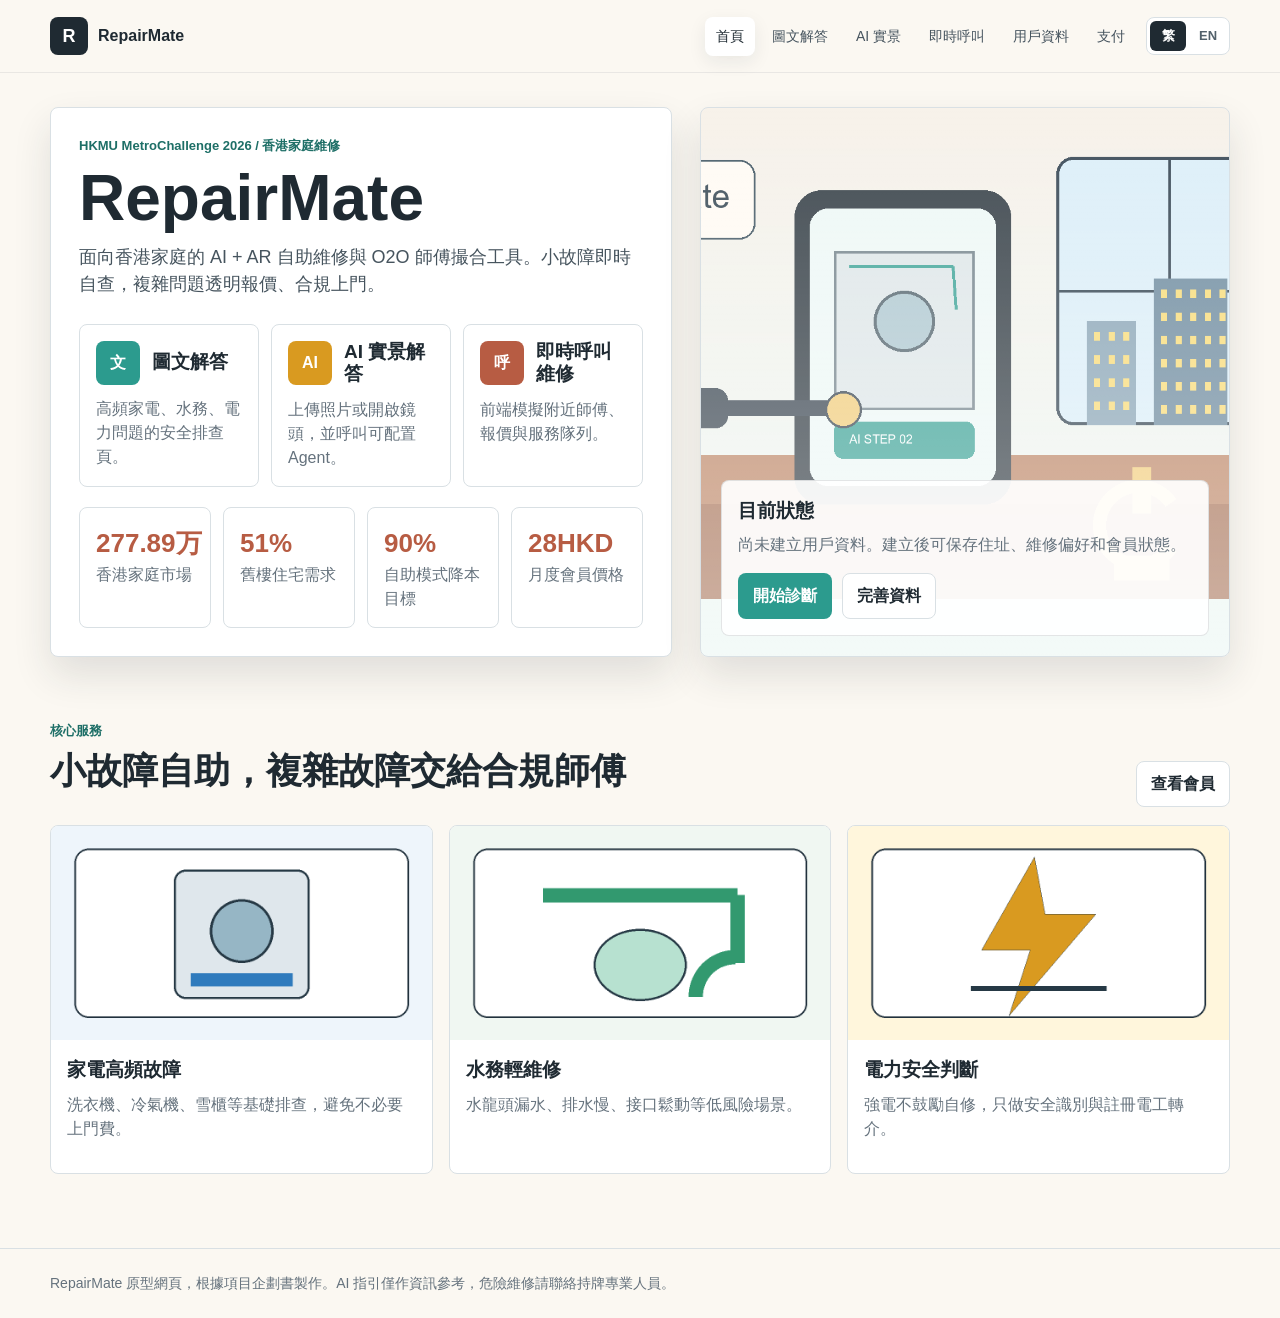
<file: index.html>
<!doctype html>
<html lang="zh-Hant">
  <head>
    <meta charset="utf-8">
    <meta name="viewport" content="width=device-width, initial-scale=1">
    <title>RepairMate 家庭维修工作台</title>
    <link rel="stylesheet" href="styles.css">
  </head>
  <body>
    <div class="app-shell">
      <header class="topbar">
        <div class="topbar-inner">
          <a class="brand" href="index.html"><span class="brand-mark">R</span><span>RepairMate</span></a>
          <nav class="nav" aria-label="主导航">
            <a href="index.html">首页</a>
            <a href="guide.html">图文解答</a>
            <a href="agent.html">AI 实景</a>
            <a href="call.html">实时呼叫</a>
            <a href="profile.html">用户资料</a>
            <a href="payment.html">支付</a>
            <div class="lang-switch" aria-label="Language switch">
              <button type="button" data-lang="zh">繁</button>
              <button type="button" data-lang="en">EN</button>
            </div>
          </nav>
        </div>
      </header>

      <main class="container">
        <section class="workspace">
          <div class="work-panel">
            <p class="eyebrow">HKMU MetroChallenge 2026 / 香港家庭维修</p>
            <h1>RepairMate</h1>
            <p class="lead">面向香港家庭的 AI + AR 自助维修与 O2O 师傅撮合工具。小故障即时自查，复杂问题透明报价、合规上门。</p>
            <div class="action-grid">
              <a class="action-card" href="guide.html">
                <span class="action-head">
                  <span class="icon-box icon-teal notranslate" translate="no">文</span>
                  <h3>图文解答</h3>
                </span>
                <p class="muted">高频家电、水务、电力问题的安全排查页。</p>
              </a>
              <a class="action-card" href="agent.html">
                <span class="action-head">
                  <span class="icon-box icon-amber notranslate" translate="no">AI</span>
                  <h3>AI 实景解答</h3>
                </span>
                <p class="muted">上传照片或打开摄像头，并调用可配置 Agent。</p>
              </a>
              <a class="action-card" href="call.html">
                <span class="action-head">
                  <span class="icon-box icon-brick notranslate" translate="no">呼</span>
                  <h3>实时呼叫维修</h3>
                </span>
                <p class="muted">前端模拟附近师傅、报价与服务队列。</p>
              </a>
            </div>
            <div class="metric-row">
              <div class="metric"><strong>277.89万</strong><span class="muted">香港家庭市场</span></div>
              <div class="metric"><strong>51%</strong><span class="muted">老旧住宅需求</span></div>
              <div class="metric"><strong>90%</strong><span class="muted">自助模式降本目标</span></div>
              <div class="metric"><strong>28HKD</strong><span class="muted">月度会员价格</span></div>
            </div>
          </div>
          <aside class="hero-visual" aria-label="RepairMate AI AR 维修视觉">
            <div class="hero-caption">
              <h3>当前状态</h3>
              <p class="muted" data-home-status></p>
              <div class="button-row">
                <a class="btn teal" href="agent.html">开始诊断</a>
                <a class="btn secondary" href="profile.html">完善资料</a>
              </div>
            </div>
          </aside>
        </section>

        <section class="section">
          <div class="section-head">
            <div>
              <p class="eyebrow">核心服务</p>
              <h2>小故障自助，复杂故障交给合规师傅</h2>
            </div>
            <a class="btn secondary" href="payment.html">查看会员</a>
          </div>
          <div class="grid-3">
            <article class="card media-card">
              <img src="assets/guide-appliance.png" alt="家电维修插画">
              <div class="media-card-body">
                <h3>家电高频故障</h3>
                <p class="muted">洗衣机、空调、冰箱等基础排查，避免不必要上门费。</p>
              </div>
            </article>
            <article class="card media-card">
              <img src="assets/guide-plumbing.png" alt="水务维修插画">
              <div class="media-card-body">
                <h3>水务轻维修</h3>
                <p class="muted">水龙头漏水、排水慢、接口松动等低风险场景。</p>
              </div>
            </article>
            <article class="card media-card">
              <img src="assets/guide-electric.png" alt="电力安全插画">
              <div class="media-card-body">
                <h3>电力安全判断</h3>
                <p class="muted">强电不鼓励自修，只做安全识别与注册电工转介。</p>
              </div>
            </article>
          </div>
        </section>
      </main>

      <footer class="footer">
        <div class="container">RepairMate 原型网页，根据项目企划书制作。AI 指引仅作信息参考，危险维修请联系持牌专业人员。</div>
      </footer>
    </div>
    <script src="app.js"></script>
  </body>
</html>
</file>
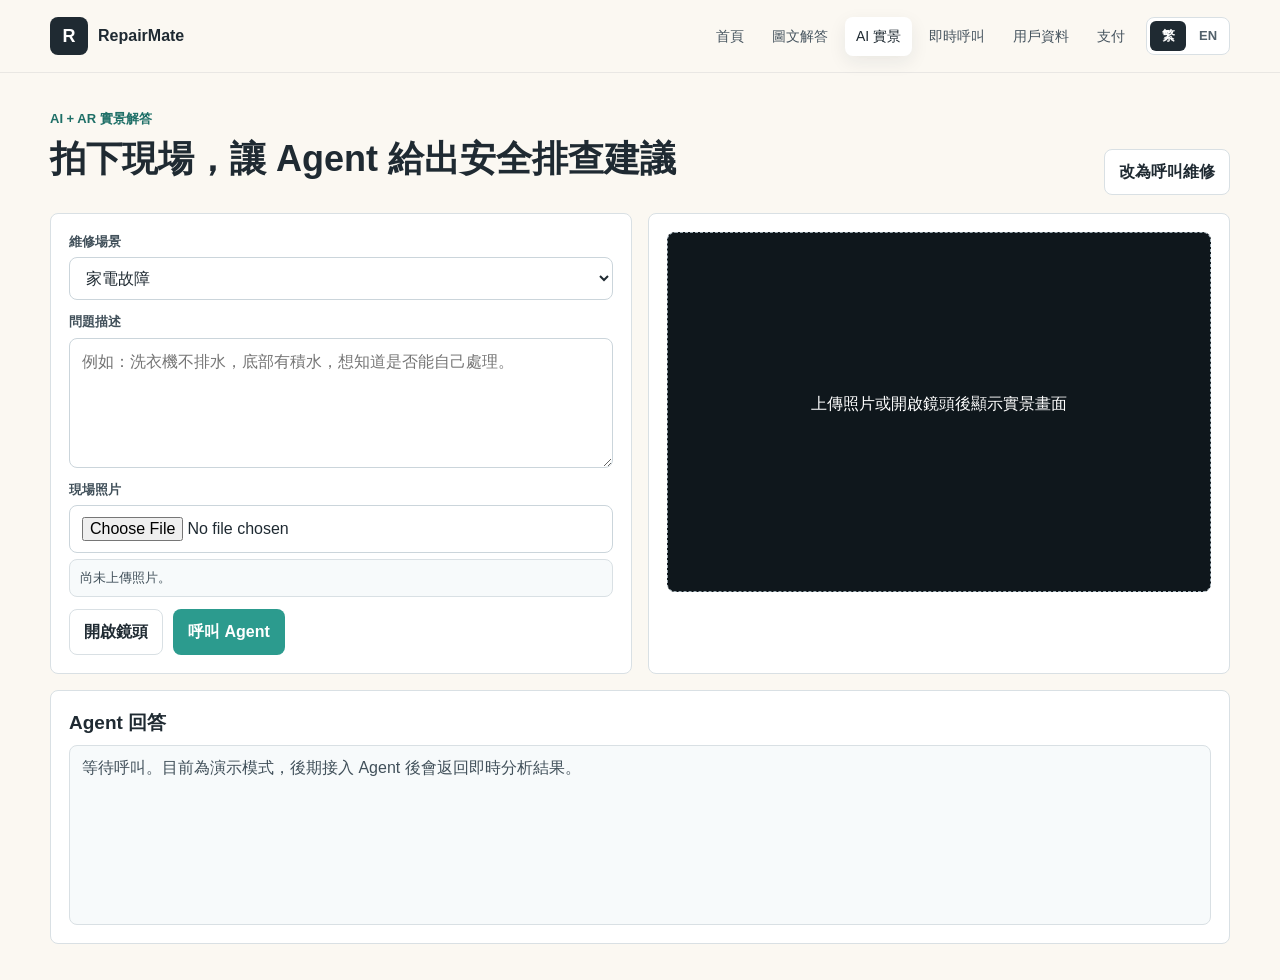
<file: agent.html>
<!doctype html>
<html lang="zh-Hant">
  <head>
    <meta charset="utf-8">
    <meta name="viewport" content="width=device-width, initial-scale=1">
    <title>RepairMate AI 实景解答</title>
    <link rel="stylesheet" href="styles.css">
  </head>
  <body>
    <header class="topbar">
      <div class="topbar-inner">
        <a class="brand" href="index.html"><span class="brand-mark">R</span><span>RepairMate</span></a>
        <nav class="nav" aria-label="主导航">
          <a href="index.html">首页</a>
          <a href="guide.html">图文解答</a>
          <a href="agent.html">AI 实景</a>
          <a href="call.html">实时呼叫</a>
          <a href="profile.html">用户资料</a>
          <a href="payment.html">支付</a>
          <div class="lang-switch" aria-label="Language switch">
            <button type="button" data-lang="zh">繁</button>
            <button type="button" data-lang="en">EN</button>
          </div>
        </nav>
      </div>
    </header>

    <main class="container section">
      <div class="section-head">
        <div>
          <p class="eyebrow">AI + AR 实景解答</p>
          <h2>拍下现场，让 Agent 给出安全排查建议</h2>
        </div>
        <a class="btn secondary" href="call.html">改为呼叫维修</a>
      </div>

      <div class="grid-2">
        <section class="card">
          <form class="form" data-agent-form>
            <div class="field">
              <label for="sceneType">维修场景</label>
              <select id="sceneType">
                <option>家电故障</option>
                <option>水务漏水</option>
                <option>电力安全</option>
                <option>其他家庭维修</option>
              </select>
            </div>
            <div class="field">
              <label for="faultText">问题描述</label>
              <textarea id="faultText" required placeholder="例如：洗衣机不排水，底部有积水，想知道是否能自己处理。"></textarea>
            </div>
            <div class="field">
              <label for="imageUpload">现场照片</label>
              <input id="imageUpload" type="file" accept="image/jpeg,image/png,image/webp,image/gif,image/*">
              <div class="status compact-status" data-upload-status>尚未上传照片。</div>
            </div>
            <div class="button-row">
              <button class="btn secondary" type="button" data-start-camera>打开摄像头</button>
              <button class="btn teal" type="submit">调用 Agent</button>
            </div>
          </form>
        </section>

        <section class="card">
          <div class="agent-stage">
            <p data-empty-stage>上传照片或打开摄像头后显示实景画面</p>
            <video id="cameraPreview" autoplay playsinline muted></video>
            <img id="imagePreview" alt="现场预览">
            <div class="ar-overlay">
              <div class="ar-line"></div>
              <div class="ar-label">AR 标注层：正式版可接 ARKit / ARCore 或 WebAR 标注维修点</div>
            </div>
          </div>
        </section>
      </div>

      <section class="card" style="margin-top:16px">
        <h3>Agent 回答</h3>
        <div class="status answer-box" data-agent-answer>等待调用。当前为演示模式，后期接入 Agent 后会返回实时分析结果。</div>
      </section>
    </main>
    <script src="app.js"></script>
  </body>
</html>
</file>
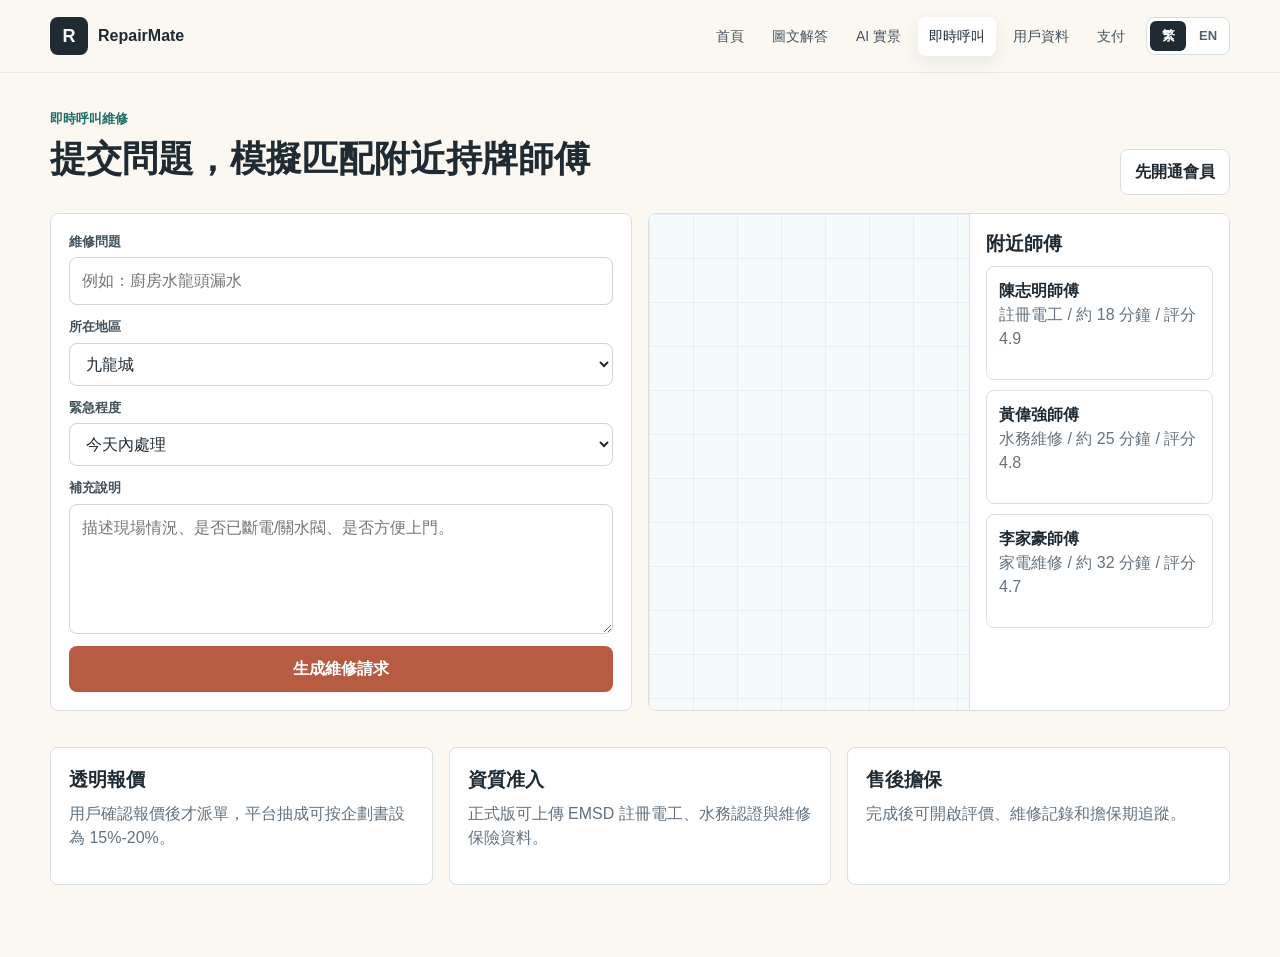
<file: call.html>
<!doctype html>
<html lang="zh-Hant">
  <head>
    <meta charset="utf-8">
    <meta name="viewport" content="width=device-width, initial-scale=1">
    <title>RepairMate 实时呼叫维修</title>
    <link rel="stylesheet" href="styles.css">
  </head>
  <body>
    <header class="topbar">
      <div class="topbar-inner">
        <a class="brand" href="index.html"><span class="brand-mark">R</span><span>RepairMate</span></a>
        <nav class="nav" aria-label="主导航">
          <a href="index.html">首页</a>
          <a href="guide.html">图文解答</a>
          <a href="agent.html">AI 实景</a>
          <a href="call.html">实时呼叫</a>
          <a href="profile.html">用户资料</a>
          <a href="payment.html">支付</a>
          <div class="lang-switch" aria-label="Language switch">
            <button type="button" data-lang="zh">繁</button>
            <button type="button" data-lang="en">EN</button>
          </div>
        </nav>
      </div>
    </header>

    <main class="container section">
      <div class="section-head">
        <div>
          <p class="eyebrow">实时呼叫维修</p>
          <h2>提交问题，模拟匹配附近持牌师傅</h2>
        </div>
        <a class="btn secondary" href="payment.html">先开通会员</a>
      </div>

      <div class="grid-2">
        <section class="card">
          <form class="form" data-call-form>
            <div class="field">
              <label for="repairIssue">维修问题</label>
              <input id="repairIssue" name="issue" required placeholder="例如：厨房水龙头漏水">
            </div>
            <div class="field">
              <label for="repairDistrict">所在地区</label>
              <select id="repairDistrict" name="district">
                <option>九龙城</option>
                <option>观塘</option>
                <option>沙田</option>
                <option>荃湾</option>
                <option>中西区</option>
              </select>
            </div>
            <div class="field">
              <label for="repairUrgency">紧急程度</label>
              <select id="repairUrgency" name="urgency">
                <option>今天内处理</option>
                <option>2 小时内</option>
                <option>预约明天</option>
                <option>只想先报价</option>
              </select>
            </div>
            <div class="field">
              <label for="repairNote">补充说明</label>
              <textarea id="repairNote" name="note" placeholder="描述现场情况、是否已断电/关水阀、是否方便上门。"></textarea>
            </div>
            <button class="btn brick full" type="submit">生成维修请求</button>
          </form>
        </section>

        <section class="card repair-map">
          <div class="map-canvas" aria-label="模拟地图">
            <iframe
              title="香港维修服务地图"
              src="https://www.openstreetmap.org/export/embed.html?bbox=114.1290%2C22.2940%2C114.2050%2C22.3420&layer=mapnik&marker=22.3193%2C114.1694"
              loading="lazy"
              referrerpolicy="no-referrer-when-downgrade">
            </iframe>
          </div>
          <aside class="queue-panel">
            <h3>附近师傅</h3>
            <div class="tech-list">
              <div class="tech"><strong>陈志明师傅</strong><p class="muted">注册电工 / 约 18 分钟 / 评分 4.9</p></div>
              <div class="tech"><strong>黄伟强师傅</strong><p class="muted">水务维修 / 约 25 分钟 / 评分 4.8</p></div>
              <div class="tech"><strong>李家豪师傅</strong><p class="muted">家电维修 / 约 32 分钟 / 评分 4.7</p></div>
            </div>
          </aside>
        </section>
      </div>

      <section class="grid-3 section">
        <article class="card">
          <h3>透明报价</h3>
          <p class="muted">用户确认报价后才派单，平台抽成可按企划书设为 15%-20%。</p>
        </article>
        <article class="card">
          <h3>资质准入</h3>
          <p class="muted">正式版可上传 EMSD 注册电工、水务认证与维修保险资料。</p>
        </article>
        <article class="card">
          <h3>售后担保</h3>
          <p class="muted">完成后可开启评价、维修记录和担保期追踪。</p>
        </article>
      </section>
    </main>
    <script src="app.js"></script>
  </body>
</html>
</file>
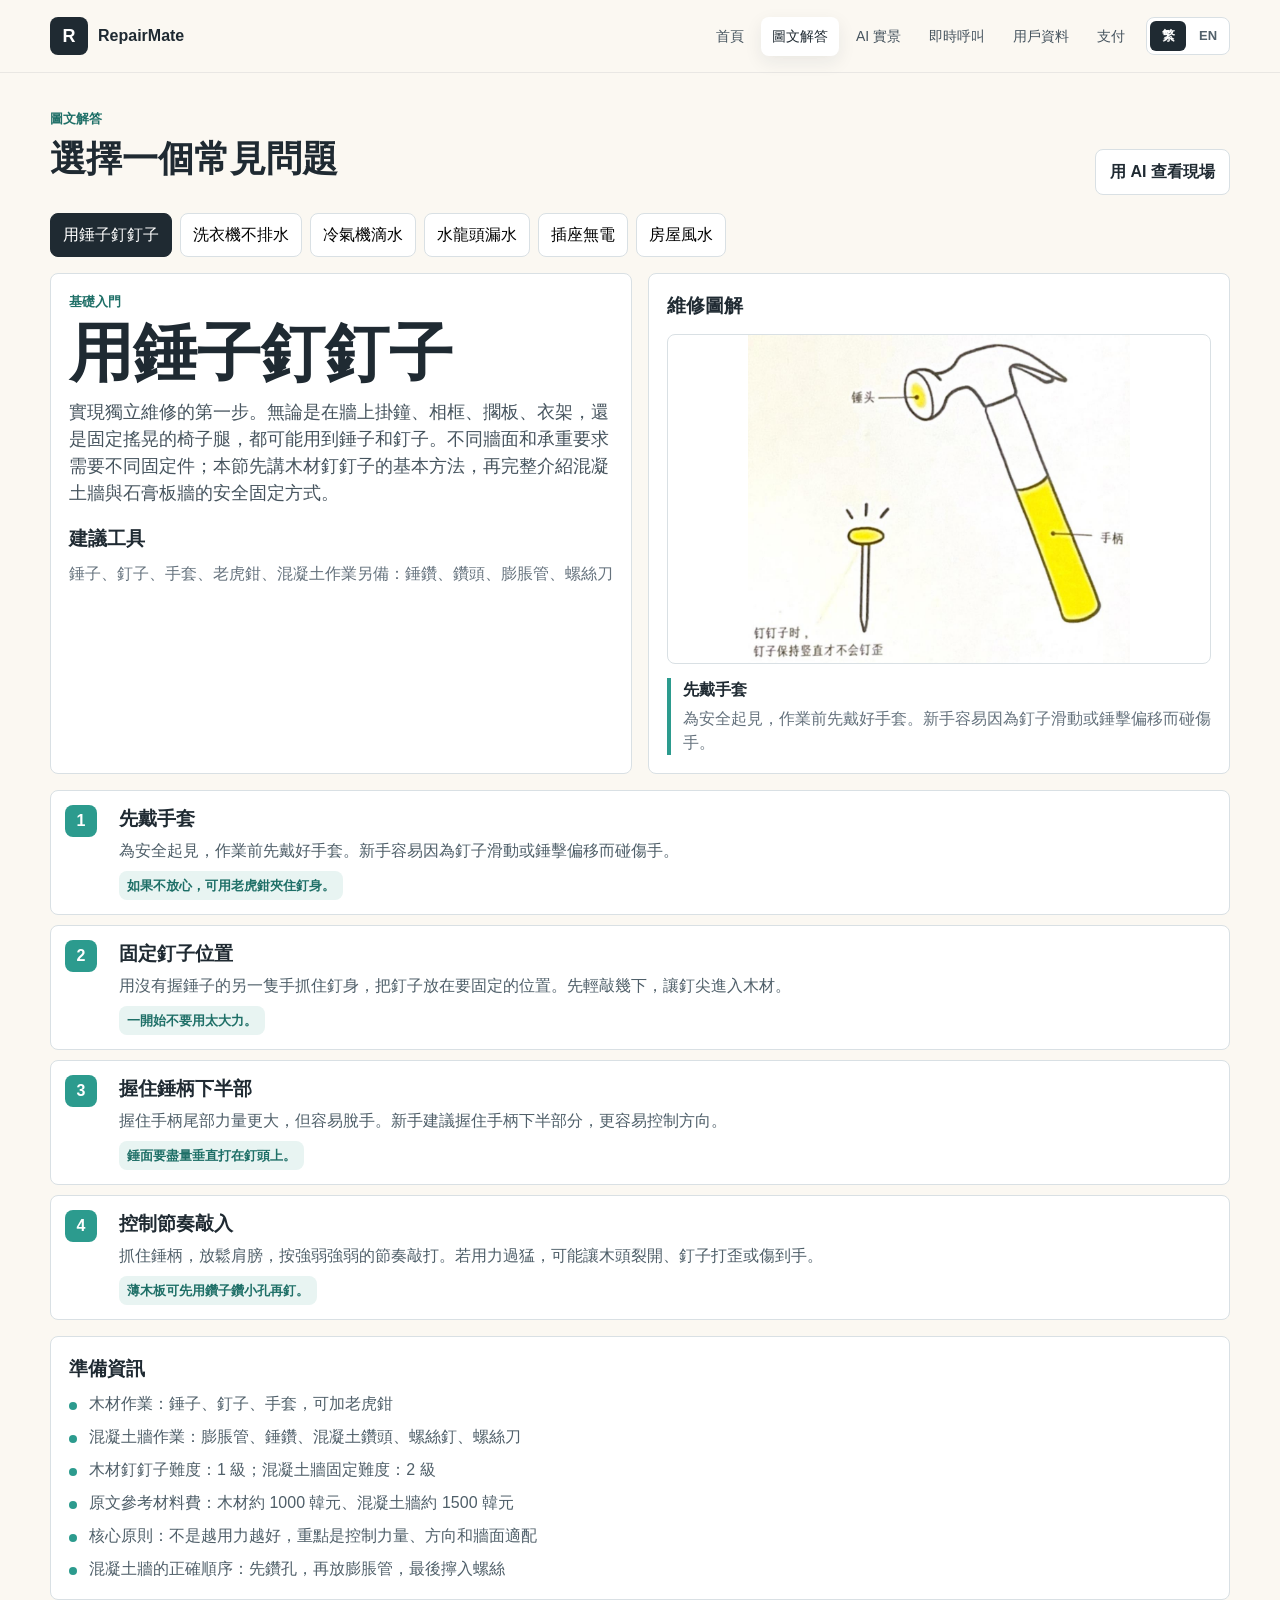
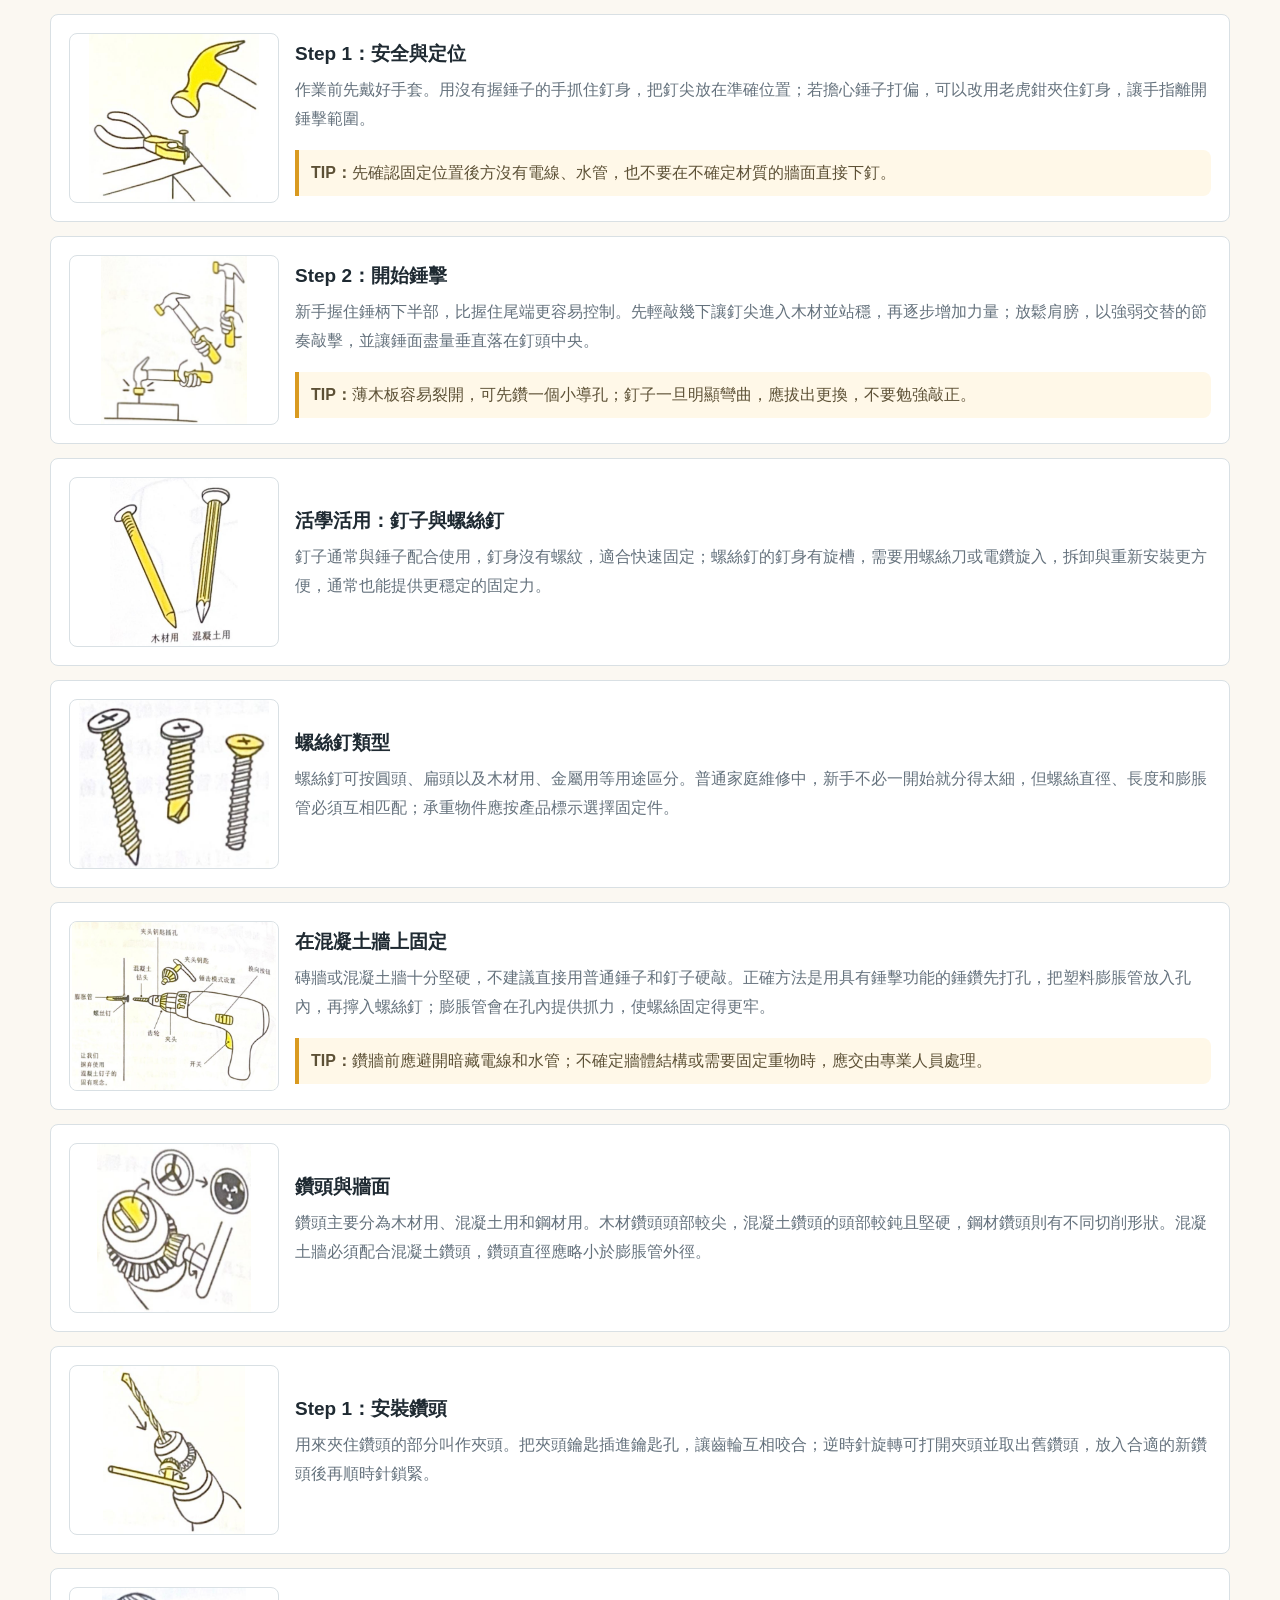
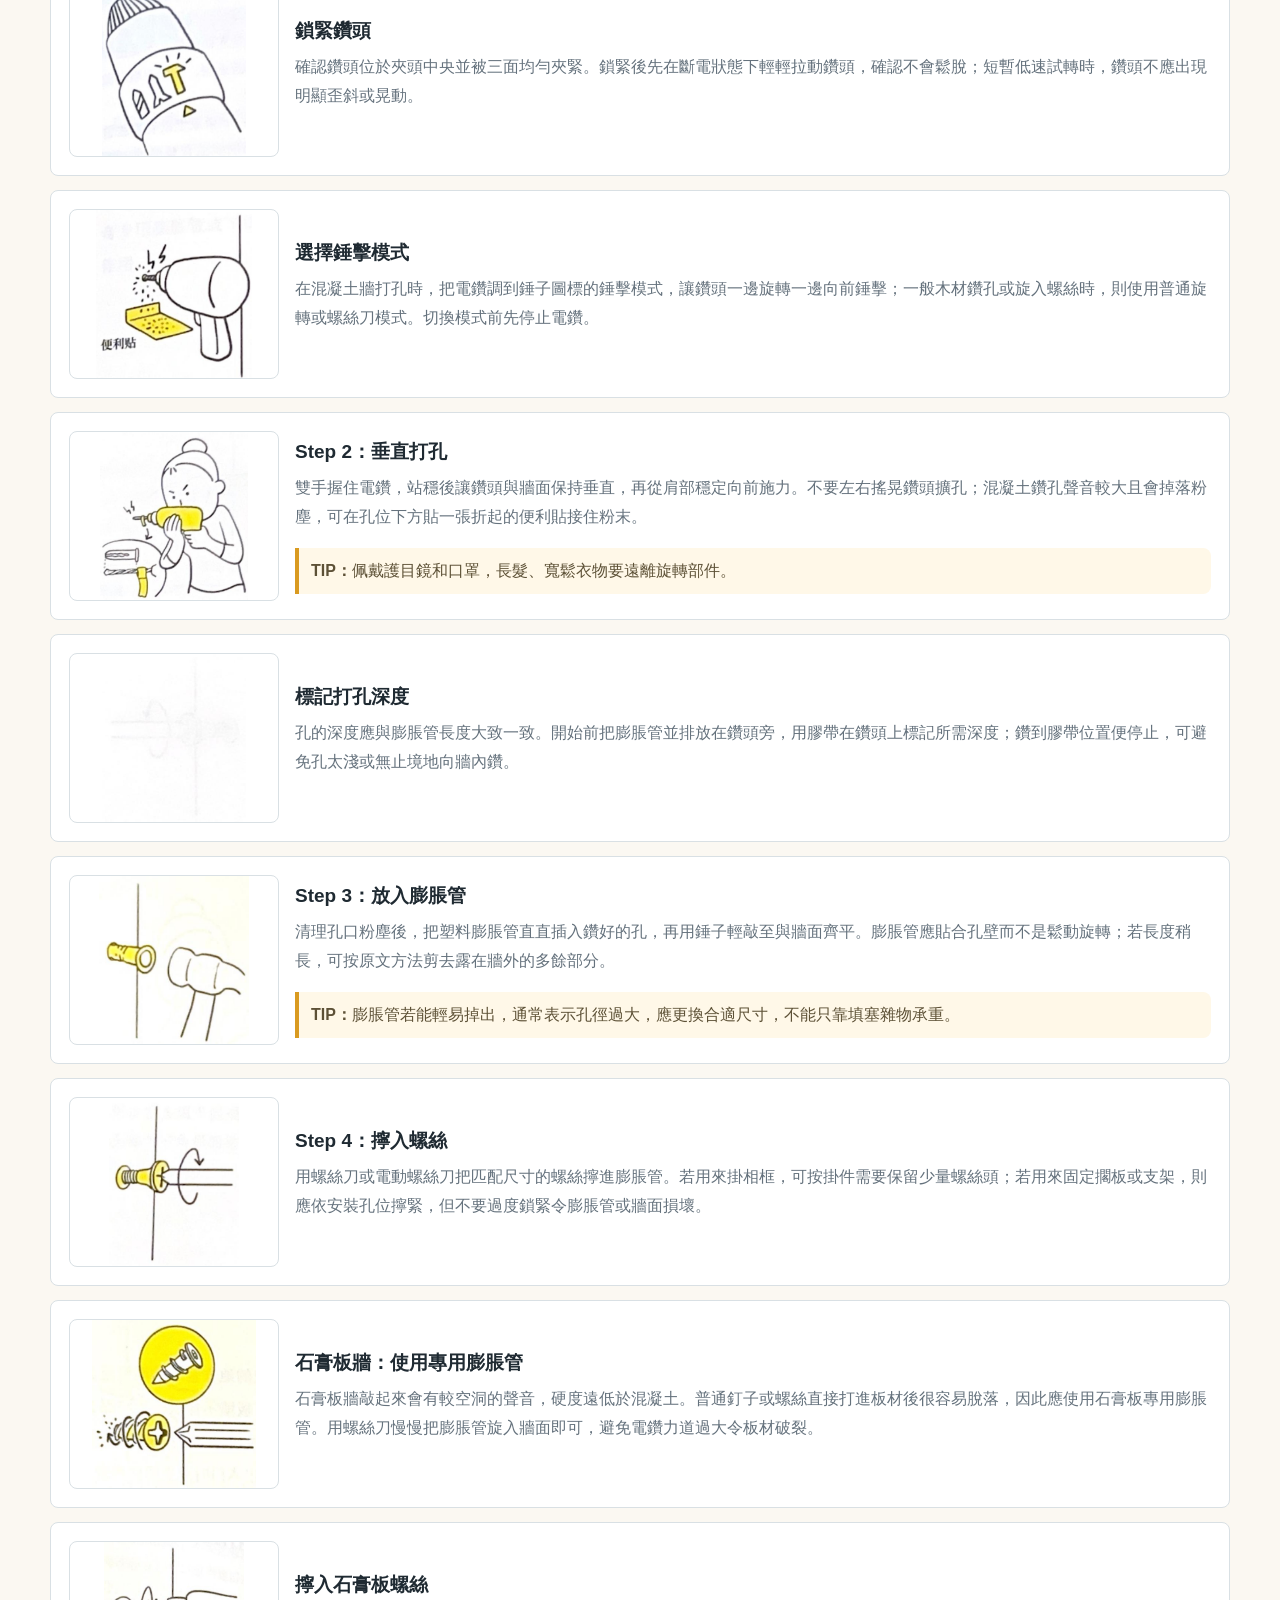
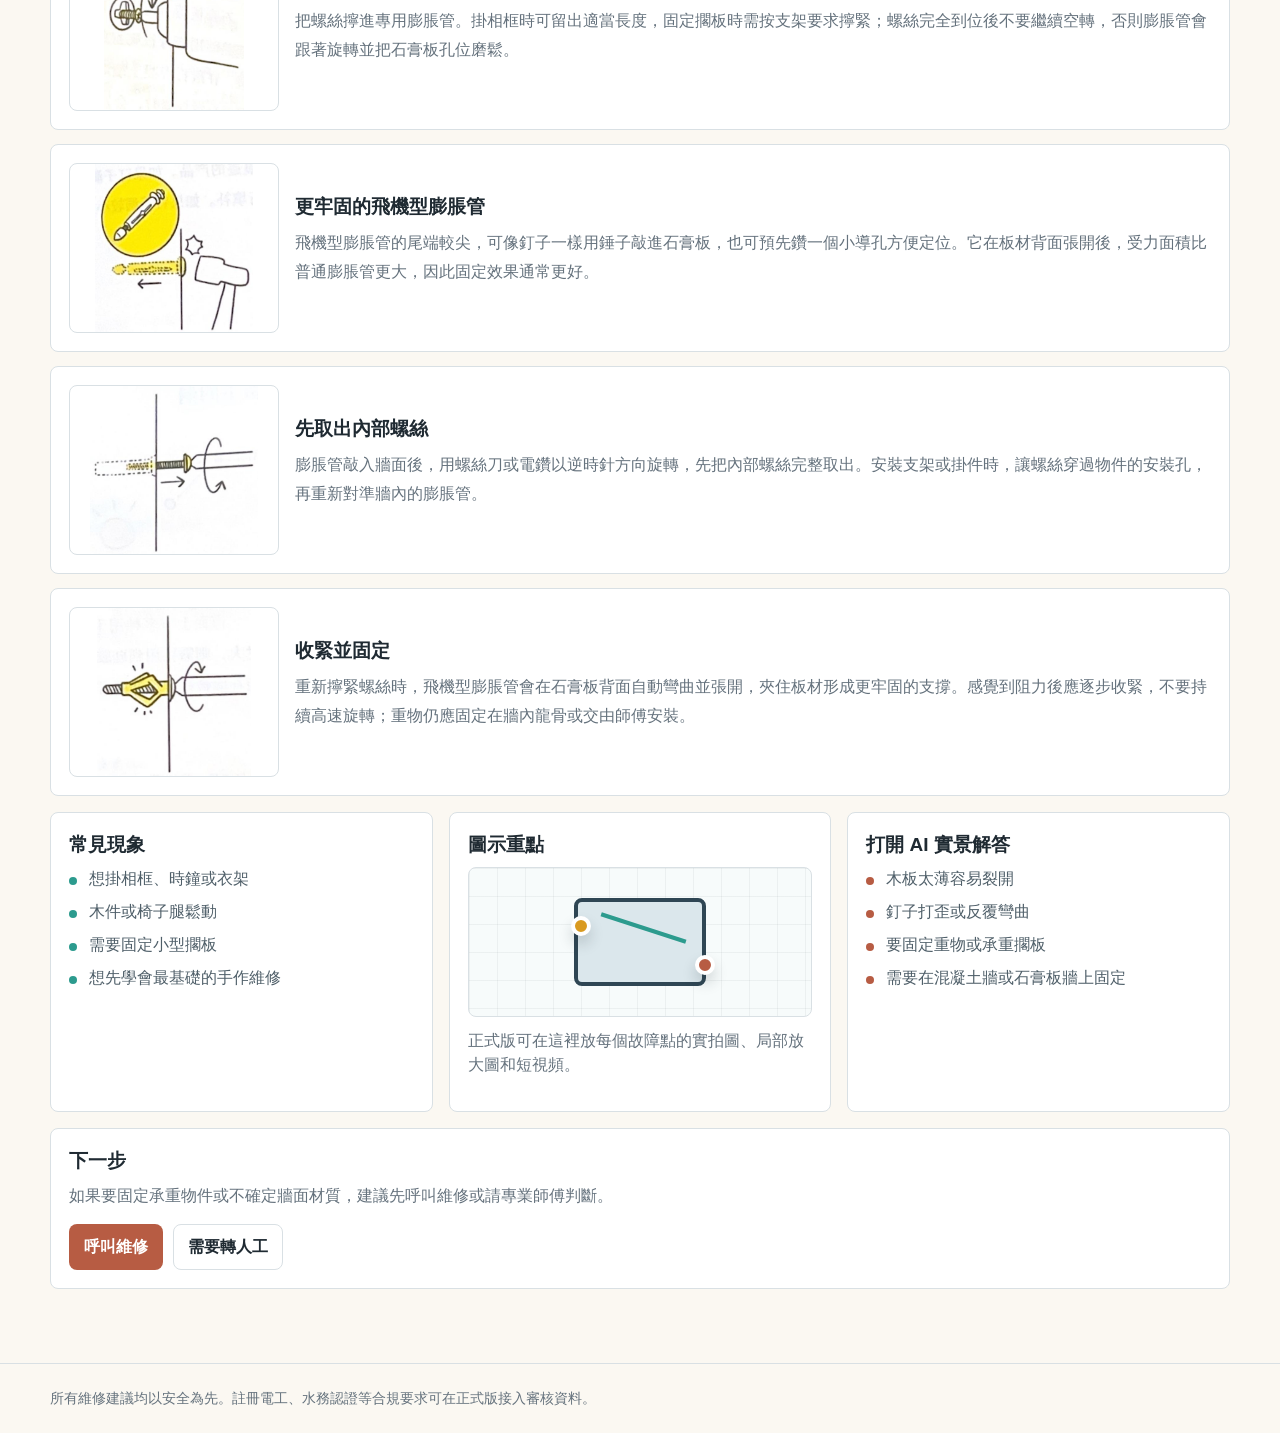
<file: guide.html>
<!doctype html>
<html lang="zh-Hant">
  <head>
    <meta charset="utf-8">
    <meta name="viewport" content="width=device-width, initial-scale=1">
    <title>RepairMate 图文解答</title>
    <link rel="stylesheet" href="styles.css">
  </head>
  <body>
    <header class="topbar">
      <div class="topbar-inner">
        <a class="brand" href="index.html"><span class="brand-mark">R</span><span>RepairMate</span></a>
        <nav class="nav" aria-label="主导航">
          <a href="index.html">首页</a>
          <a href="guide.html">图文解答</a>
          <a href="agent.html">AI 实景</a>
          <a href="call.html">实时呼叫</a>
          <a href="profile.html">用户资料</a>
          <a href="payment.html">支付</a>
          <div class="lang-switch" aria-label="Language switch">
            <button type="button" data-lang="zh">繁</button>
            <button type="button" data-lang="en">EN</button>
          </div>
        </nav>
      </div>
    </header>
    <main class="container section">
      <div class="section-head">
        <div>
          <p class="eyebrow">图文解答</p>
          <h2>选择一个常见问题</h2>
        </div>
        <a class="btn secondary" href="agent.html">用 AI 看现场</a>
      </div>
      <div class="tabs" aria-label="故障分类">
        <button class="tab" data-topic-tab="part1">用锤子钉钉子</button>
        <button class="tab" data-topic-tab="washer">洗衣机不排水</button>
        <button class="tab" data-topic-tab="aircon">空调滴水</button>
        <button class="tab" data-topic-tab="faucet">水龙头漏水</button>
        <button class="tab" data-topic-tab="socket">插座无电</button>
        <button class="tab" data-topic-tab="fengshui">房屋风水</button>
      </div>
      <div data-guide-root></div>
    </main>
    <footer class="footer">
      <div class="container">所有维修建议均以安全为先。注册电工、水务认证等合规要求可在正式版接入审核资料。</div>
    </footer>
    <script src="app.js"></script>
  </body>
</html>
</file>
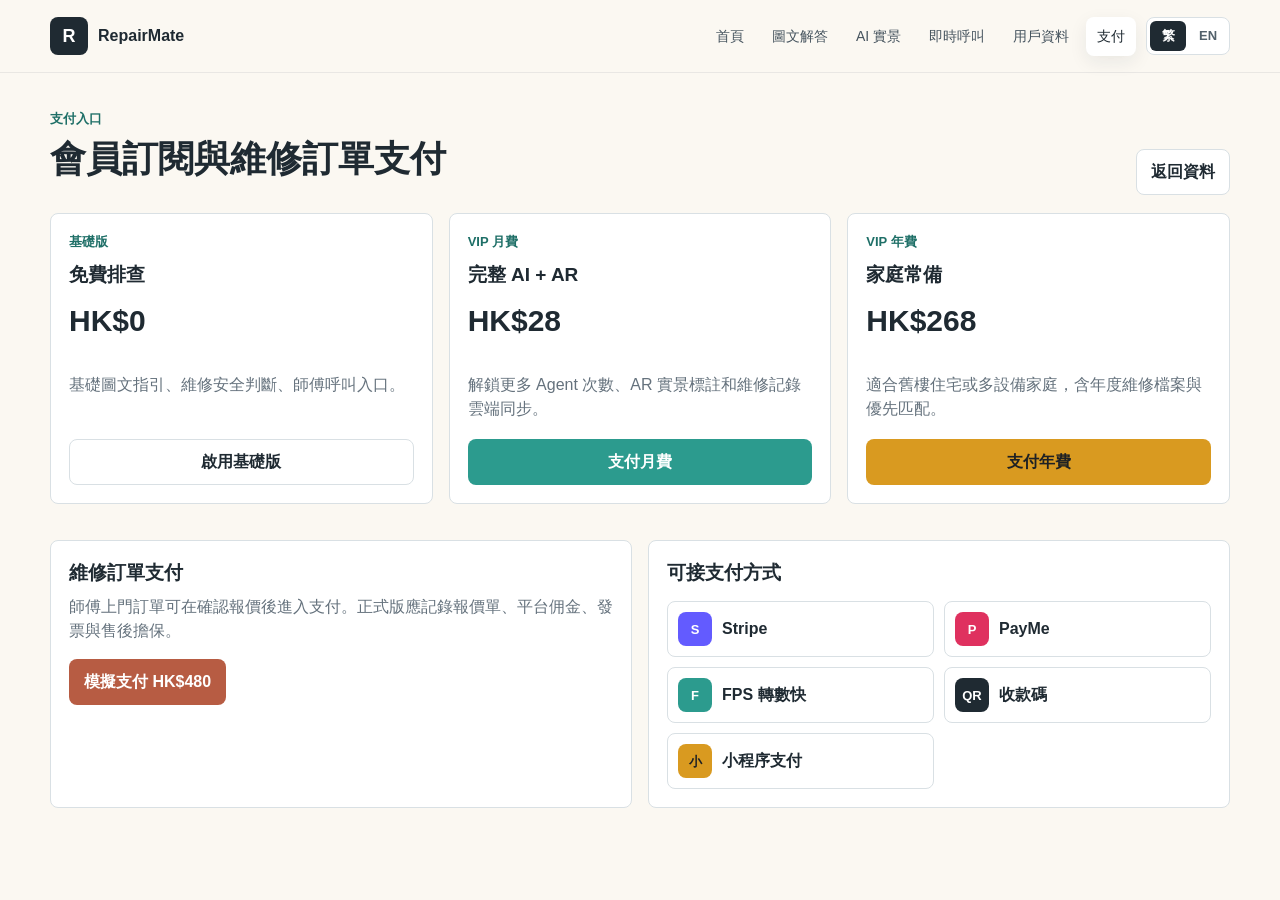
<file: payment.html>
<!doctype html>
<html lang="zh-Hant">
  <head>
    <meta charset="utf-8">
    <meta name="viewport" content="width=device-width, initial-scale=1">
    <title>RepairMate 支付入口</title>
    <link rel="stylesheet" href="styles.css">
  </head>
  <body>
    <header class="topbar">
      <div class="topbar-inner">
        <a class="brand" href="index.html"><span class="brand-mark">R</span><span>RepairMate</span></a>
        <nav class="nav" aria-label="主导航">
          <a href="index.html">首页</a>
          <a href="guide.html">图文解答</a>
          <a href="agent.html">AI 实景</a>
          <a href="call.html">实时呼叫</a>
          <a href="profile.html">用户资料</a>
          <a href="payment.html">支付</a>
          <div class="lang-switch" aria-label="Language switch">
            <button type="button" data-lang="zh">繁</button>
            <button type="button" data-lang="en">EN</button>
          </div>
        </nav>
      </div>
    </header>

    <main class="container section">
      <div class="section-head">
        <div>
          <p class="eyebrow">支付入口</p>
          <h2>会员订阅与维修订单支付</h2>
        </div>
        <a class="btn secondary" href="profile.html">返回资料</a>
      </div>

      <section class="grid-3">
        <article class="card plan-card">
          <p class="eyebrow">基础版</p>
          <h3>免费排查</h3>
          <p class="price">HK$0</p>
          <p class="muted">基础图文指引、维修安全判断、师傅呼叫入口。</p>
          <button class="btn secondary full" data-pay-plan="free" data-amount="0">启用基础版</button>
        </article>
        <article class="card plan-card">
          <p class="eyebrow">VIP 月费</p>
          <h3>完整 AI + AR</h3>
          <p class="price">HK$28</p>
          <p class="muted">解锁更多 Agent 次数、AR 实景标注和维修记录云端同步。</p>
          <button class="btn teal full" data-pay-plan="vip-monthly" data-amount="28">支付月费</button>
        </article>
        <article class="card plan-card">
          <p class="eyebrow">VIP 年费</p>
          <h3>家庭常备</h3>
          <p class="price">HK$268</p>
          <p class="muted">适合老旧住宅或多设备家庭，含年度维修档案与优先匹配。</p>
          <button class="btn amber full" data-pay-plan="vip-yearly" data-amount="268">支付年费</button>
        </article>
      </section>

      <section class="grid-2 section">
        <article class="card">
          <h3>维修订单支付</h3>
          <p class="muted">师傅上门订单可在确认报价后进入支付。正式版应记录报价单、平台佣金、发票与售后担保。</p>
          <button class="btn brick" data-pay-plan="repair-order-demo" data-amount="480">模拟支付 HK$480</button>
        </article>
        <article class="card">
          <h3>可接支付方式</h3>
          <div class="pay-methods" aria-label="支付方式展示">
            <button class="pay-method" type="button">
              <span class="pay-mark stripe">S</span>
              <span>Stripe</span>
            </button>
            <button class="pay-method" type="button">
              <span class="pay-mark payme">P</span>
              <span>PayMe</span>
            </button>
            <button class="pay-method" type="button">
              <span class="pay-mark fps">F</span>
              <span>FPS 转数快</span>
            </button>
            <button class="pay-method" type="button">
              <span class="pay-mark qr">QR</span>
              <span>收款码</span>
            </button>
            <button class="pay-method" type="button">
              <span class="pay-mark mini">小</span>
              <span>小程序支付</span>
            </button>
          </div>
        </article>
      </section>
    </main>
    <script src="app.js"></script>
  </body>
</html>
</file>
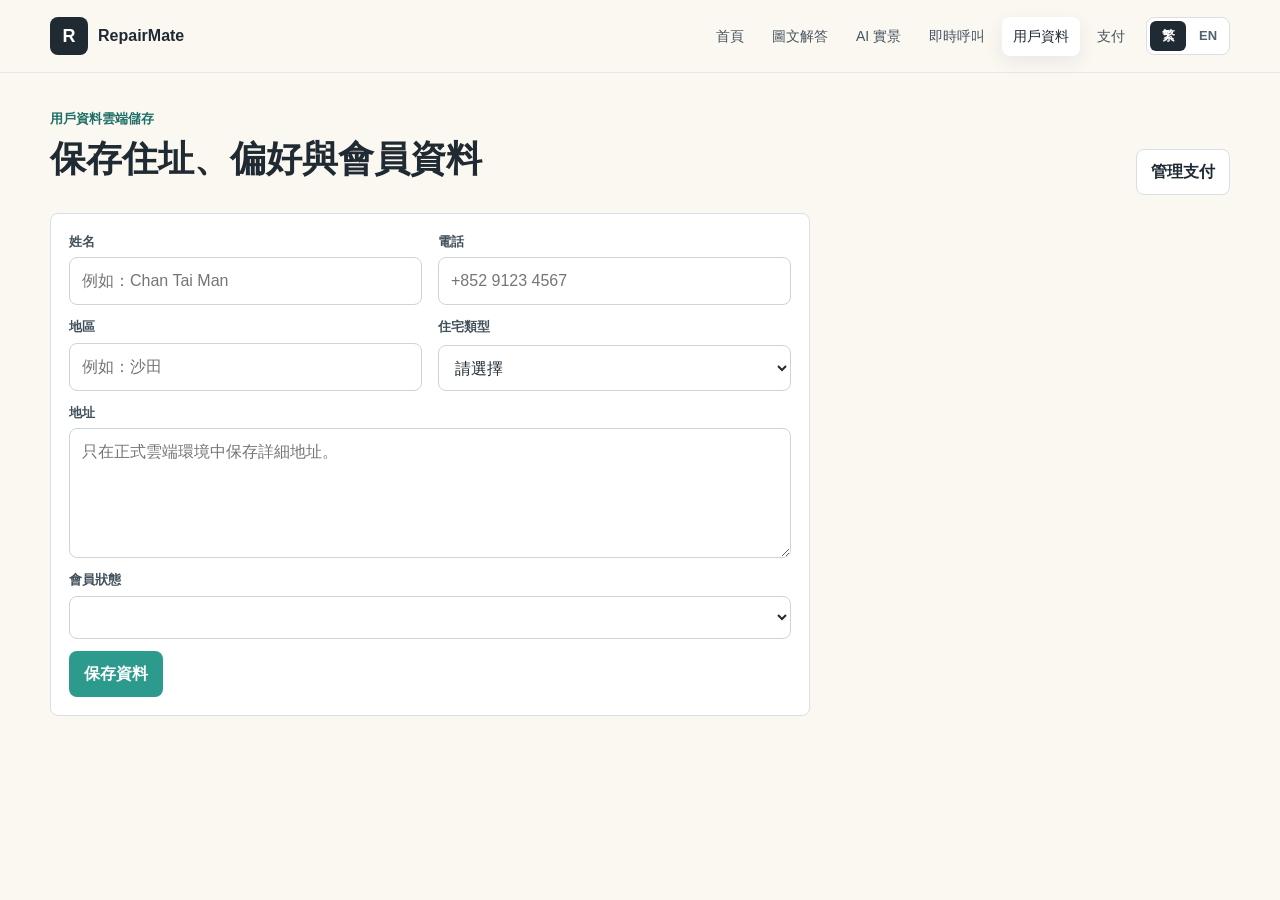
<file: profile.html>
<!doctype html>
<html lang="zh-Hant">
  <head>
    <meta charset="utf-8">
    <meta name="viewport" content="width=device-width, initial-scale=1">
    <title>RepairMate 用户资料</title>
    <link rel="stylesheet" href="styles.css">
  </head>
  <body>
    <header class="topbar">
      <div class="topbar-inner">
        <a class="brand" href="index.html"><span class="brand-mark">R</span><span>RepairMate</span></a>
        <nav class="nav" aria-label="主导航">
          <a href="index.html">首页</a>
          <a href="guide.html">图文解答</a>
          <a href="agent.html">AI 实景</a>
          <a href="call.html">实时呼叫</a>
          <a href="profile.html">用户资料</a>
          <a href="payment.html">支付</a>
          <div class="lang-switch" aria-label="Language switch">
            <button type="button" data-lang="zh">繁</button>
            <button type="button" data-lang="en">EN</button>
          </div>
        </nav>
      </div>
    </header>

    <main class="container section">
      <div class="section-head">
        <div>
          <p class="eyebrow">用户资料云端储存</p>
          <h2>保存住址、偏好与会员资料</h2>
        </div>
        <a class="btn secondary" href="payment.html">管理支付</a>
      </div>

      <div class="profile-layout">
        <section class="card">
          <form class="form" data-profile-form>
            <div class="grid-2">
              <div class="field">
                <label for="name">姓名</label>
                <input id="name" name="name" placeholder="例如：Chan Tai Man">
              </div>
              <div class="field">
                <label for="phone">电话</label>
                <input id="phone" name="phone" placeholder="+852 9123 4567">
              </div>
            </div>
            <div class="grid-2">
              <div class="field">
                <label for="district">地区</label>
                <input id="district" name="district" placeholder="例如：沙田">
              </div>
              <div class="field">
                <label for="homeType">住宅类型</label>
                <select id="homeType" name="homeType">
                  <option value="">请选择</option>
                  <option>私人住宅</option>
                  <option>居屋</option>
                  <option>公屋</option>
                  <option>唐楼</option>
                </select>
              </div>
            </div>
            <div class="field">
              <label for="address">地址</label>
              <textarea id="address" name="address" placeholder="只在正式云端环境中保存详细地址。"></textarea>
            </div>
            <div class="field">
              <label for="memberPlan">会员状态</label>
              <select id="memberPlan" name="memberPlan">
                <option>免费基础版</option>
                <option>VIP 月费 28HKD</option>
                <option>VIP 年费 268HKD</option>
              </select>
            </div>
            <div class="button-row">
              <button class="btn teal" type="submit">保存资料</button>
            </div>
          </form>
        </section>
      </div>
    </main>
    <script src="app.js"></script>
  </body>
</html>
</file>
<file: styles.css>
:root {
  --ink: #1f2a32;
  --muted: #65727d;
  --line: #d9e0e4;
  --paper: #fbf8f2;
  --panel: #ffffff;
  --teal: #2c9b8e;
  --teal-dark: #1e6f67;
  --amber: #d99a20;
  --brick: #b75c43;
  --blue: #2f7bbd;
  --green: #32996f;
  --shadow: 0 18px 38px rgba(30, 42, 50, 0.12);
}

* {
  box-sizing: border-box;
}

html {
  scroll-behavior: smooth;
}

body {
  margin: 0;
  background: var(--paper);
  color: var(--ink);
  font-family: Arial, "Microsoft JhengHei", "PingFang TC", "Noto Sans CJK TC", sans-serif;
  line-height: 1.5;
}

a {
  color: inherit;
  text-decoration: none;
}

button,
input,
select,
textarea {
  font: inherit;
}

.app-shell {
  min-height: 100vh;
}

.topbar {
  position: sticky;
  top: 0;
  z-index: 20;
  border-bottom: 1px solid rgba(31, 42, 50, 0.08);
  background: rgba(251, 248, 242, 0.92);
  backdrop-filter: blur(18px);
}

.topbar-inner {
  width: min(1180px, calc(100% - 32px));
  margin: 0 auto;
  min-height: 72px;
  display: flex;
  align-items: center;
  justify-content: space-between;
  gap: 18px;
}

.brand {
  display: flex;
  align-items: center;
  gap: 10px;
  font-weight: 800;
  letter-spacing: 0;
}

.brand-mark {
  width: 38px;
  height: 38px;
  display: grid;
  place-items: center;
  border-radius: 8px;
  background: var(--ink);
  color: #fff;
  font-size: 18px;
}

.nav {
  display: flex;
  align-items: center;
  gap: 6px;
  flex-wrap: wrap;
  justify-content: flex-end;
}

.nav a {
  padding: 9px 11px;
  border-radius: 8px;
  color: #46545e;
  font-size: 14px;
}

.nav a:hover,
.nav a.active {
  background: #fff;
  color: var(--ink);
  box-shadow: 0 6px 18px rgba(31, 42, 50, 0.08);
}

.lang-switch {
  display: inline-flex;
  align-items: center;
  gap: 4px;
  margin-left: 4px;
  padding: 3px;
  border: 1px solid var(--line);
  border-radius: 8px;
  background: #fff;
}

.lang-switch button {
  min-width: 36px;
  min-height: 30px;
  border: 0;
  border-radius: 6px;
  background: transparent;
  color: #52616b;
  cursor: pointer;
  font-weight: 800;
  font-size: 13px;
}

.lang-switch button.active {
  background: var(--ink);
  color: #fff;
}

.container {
  width: min(1180px, calc(100% - 32px));
  margin: 0 auto;
}

.workspace {
  display: grid;
  grid-template-columns: minmax(0, 1.08fr) minmax(320px, 0.92fr);
  gap: 28px;
  align-items: stretch;
  padding: 34px 0 28px;
}

.work-panel {
  background: var(--panel);
  border: 1px solid var(--line);
  border-radius: 8px;
  box-shadow: var(--shadow);
  padding: 28px;
}

.hero-visual {
  min-height: 440px;
  background-image: linear-gradient(180deg, rgba(255, 255, 255, 0.16), rgba(255, 255, 255, 0.5)), url("assets/repairmate-hero.png");
  background-size: cover;
  background-position: center;
  border-radius: 8px;
  border: 1px solid var(--line);
  box-shadow: var(--shadow);
  position: relative;
  overflow: hidden;
}

.hero-caption {
  position: absolute;
  left: 20px;
  right: 20px;
  bottom: 20px;
  background: rgba(255, 255, 255, 0.92);
  border: 1px solid rgba(31, 42, 50, 0.12);
  border-radius: 8px;
  padding: 16px;
}

.eyebrow {
  margin: 0 0 10px;
  color: var(--teal-dark);
  font-size: 13px;
  font-weight: 800;
}

h1,
h2,
h3,
p {
  margin-top: 0;
}

h1 {
  margin-bottom: 14px;
  font-size: clamp(34px, 5vw, 64px);
  line-height: 1;
  letter-spacing: 0;
}

h2 {
  margin-bottom: 16px;
  font-size: clamp(24px, 3vw, 36px);
  line-height: 1.12;
}

h3 {
  margin-bottom: 8px;
  font-size: 19px;
}

.lead {
  color: #46545e;
  font-size: 18px;
  max-width: 760px;
}

.action-grid {
  display: grid;
  grid-template-columns: repeat(3, minmax(0, 1fr));
  gap: 12px;
  margin-top: 26px;
}

.action-card {
  min-height: 150px;
  border: 1px solid var(--line);
  border-radius: 8px;
  padding: 16px;
  background: #fff;
  display: flex;
  flex-direction: column;
  justify-content: flex-start;
  gap: 12px;
  transition: transform 160ms ease, box-shadow 160ms ease, border-color 160ms ease;
}

.action-card:hover {
  transform: translateY(-2px);
  box-shadow: 0 14px 30px rgba(31, 42, 50, 0.12);
  border-color: #bfcbd1;
}

.action-head {
  display: flex;
  align-items: center;
  gap: 12px;
  min-height: 44px;
}

.icon-box {
  width: 44px;
  height: 44px;
  flex: 0 0 44px;
  display: grid;
  place-items: center;
  border-radius: 8px;
  color: #fff;
  font-weight: 900;
  font-size: 16px;
  line-height: 1;
  white-space: nowrap;
  overflow: hidden;
}

.action-card h3,
.action-card p {
  margin-bottom: 0;
}

.action-card h3 {
  line-height: 1.2;
}

.icon-teal {
  background: var(--teal);
}

.icon-amber {
  background: var(--amber);
}

.icon-brick {
  background: var(--brick);
}

.section {
  padding: 36px 0;
}

.section-head {
  display: flex;
  align-items: end;
  justify-content: space-between;
  gap: 18px;
  margin-bottom: 18px;
}

.muted {
  color: var(--muted);
}

.grid-3 {
  display: grid;
  grid-template-columns: repeat(3, minmax(0, 1fr));
  gap: 16px;
}

.grid-2 {
  display: grid;
  grid-template-columns: repeat(2, minmax(0, 1fr));
  gap: 16px;
}

.guide-top-grid {
  align-items: stretch;
}

.guide-top-grid > .card {
  height: 100%;
}

.profile-layout {
  width: min(760px, 100%);
}

.card {
  background: var(--panel);
  border: 1px solid var(--line);
  border-radius: 8px;
  padding: 18px;
}

.media-card {
  overflow: hidden;
  padding: 0;
}

.media-card img {
  width: 100%;
  display: block;
  aspect-ratio: 16 / 9;
  object-fit: cover;
}

.media-card-body {
  padding: 16px;
}

.guide-visual-card {
  display: grid;
  gap: 14px;
}

.guide-visual-card h3 {
  margin-bottom: 0;
}

.guide-photo {
  width: 100%;
  max-height: 330px;
  object-fit: contain;
  border: 1px solid var(--line);
  border-radius: 8px;
  background: #fff;
}

.repair-illustration {
  min-height: 330px;
  border: 1px solid var(--line);
  border-radius: 8px;
  background:
    linear-gradient(90deg, rgba(47, 123, 189, 0.08) 1px, transparent 1px),
    linear-gradient(rgba(47, 123, 189, 0.08) 1px, transparent 1px),
    #eef7f8;
  background-size: 34px 34px;
  position: relative;
  overflow: hidden;
}

.repair-device {
  position: absolute;
  left: 50%;
  top: 54%;
  width: 230px;
  height: 245px;
  transform: translate(-50%, -50%);
  border: 5px solid #263945;
  border-radius: 24px;
  background: #dce8ec;
  box-shadow: inset 0 -26px 0 #c9d8de;
}

.repair-device::before {
  content: "";
  position: absolute;
  left: 50%;
  top: 42px;
  width: 110px;
  height: 110px;
  transform: translateX(-50%);
  border: 5px solid #263945;
  border-radius: 50%;
  background: #97b8c6;
}

.repair-device::after {
  content: "";
  position: absolute;
  left: 36px;
  right: 36px;
  bottom: 34px;
  height: 18px;
  border-radius: 4px;
  background: var(--blue);
}

.repair-illustration.aircon .repair-device {
  width: 300px;
  height: 128px;
  top: 44%;
  border-radius: 18px;
}

.repair-illustration.aircon .repair-device::before {
  left: 30px;
  right: 30px;
  top: 62px;
  width: auto;
  height: 16px;
  transform: none;
  border: 0;
  border-radius: 5px;
  background: var(--teal);
}

.repair-illustration.aircon .repair-device::after {
  left: auto;
  right: 30px;
  bottom: -56px;
  width: 36px;
  height: 70px;
  border-radius: 0 0 20px 20px;
  background: #8fc7d3;
}

.repair-illustration.faucet .repair-device {
  width: 255px;
  height: 120px;
  top: 50%;
  border: 0;
  border-radius: 0;
  background: transparent;
  box-shadow: none;
}

.repair-illustration.faucet .repair-device::before {
  left: 0;
  top: 10px;
  width: 210px;
  height: 30px;
  transform: none;
  border: 0;
  border-radius: 14px;
  background: var(--green);
}

.repair-illustration.faucet .repair-device::after {
  left: 178px;
  top: 10px;
  width: 42px;
  height: 115px;
  border-radius: 0 0 28px 28px;
  background: transparent;
  border-right: 24px solid var(--green);
  border-bottom: 24px solid var(--green);
}

.repair-illustration.socket .repair-device {
  width: 240px;
  height: 150px;
  top: 50%;
  border-radius: 18px;
  background: #fff8dd;
}

.repair-illustration.socket .repair-device::before {
  left: 50%;
  top: 20px;
  width: 58px;
  height: 82px;
  transform: translateX(-50%) skew(-12deg);
  border: 0;
  border-radius: 0;
  background: var(--amber);
  clip-path: polygon(52% 0, 100% 0, 64% 45%, 100% 45%, 30% 100%, 48% 55%, 0 55%);
}

.repair-illustration.socket .repair-device::after {
  left: 45px;
  right: 45px;
  bottom: 28px;
  height: 7px;
  background: #263945;
}

.repair-marker {
  position: absolute;
  width: 30px;
  height: 30px;
  border-radius: 50%;
  display: grid;
  place-items: center;
  background: var(--brick);
  color: #fff;
  border: 4px solid #fff;
  box-shadow: 0 10px 18px rgba(31, 42, 50, 0.2);
  font-weight: 900;
}

.repair-marker.m1 {
  left: 24%;
  top: 30%;
}

.repair-marker.m2 {
  right: 24%;
  top: 38%;
  background: var(--amber);
}

.repair-marker.m3 {
  left: 47%;
  bottom: 18%;
  background: var(--teal);
}

.repair-callout {
  position: absolute;
  max-width: 148px;
  border-radius: 8px;
  background: #fff;
  border: 1px solid var(--line);
  padding: 8px 10px;
  color: #33424c;
  font-size: 13px;
  font-weight: 800;
  box-shadow: 0 10px 22px rgba(31, 42, 50, 0.1);
}

.repair-callout.c1 {
  left: 18px;
  top: 18px;
}

.repair-callout.c2 {
  right: 18px;
  top: 22px;
}

.repair-callout.c3 {
  left: 50%;
  bottom: 18px;
  transform: translateX(-50%);
}

.visual-caption {
  border-left: 4px solid var(--teal);
  padding-left: 12px;
}

.visual-caption p {
  margin: 5px 0 0;
}

.metric-row {
  display: grid;
  grid-template-columns: repeat(4, minmax(0, 1fr));
  gap: 12px;
  margin-top: 20px;
}

.metric {
  padding: 16px;
  border: 1px solid var(--line);
  border-radius: 8px;
  background: #fff;
}

.metric strong {
  display: block;
  font-size: 26px;
  color: var(--brick);
  white-space: nowrap;
}

.button-row {
  display: flex;
  gap: 10px;
  flex-wrap: wrap;
  align-items: center;
}

.btn {
  border: 1px solid transparent;
  border-radius: 8px;
  min-height: 42px;
  padding: 10px 14px;
  display: inline-flex;
  align-items: center;
  justify-content: center;
  gap: 8px;
  cursor: pointer;
  background: var(--ink);
  color: #fff;
  font-weight: 800;
}

.btn.secondary {
  background: #fff;
  color: var(--ink);
  border-color: var(--line);
}

.btn.teal {
  background: var(--teal);
}

.btn.amber {
  background: var(--amber);
  color: #1e2124;
}

.btn.brick {
  background: var(--brick);
}

.btn.full {
  width: 100%;
}

.form {
  display: grid;
  gap: 12px;
}

.field {
  display: grid;
  gap: 6px;
}

.field label {
  font-size: 13px;
  color: #41505a;
  font-weight: 800;
}

.field input,
.field select,
.field textarea {
  width: 100%;
  border: 1px solid #cbd5db;
  border-radius: 8px;
  background: #fff;
  color: var(--ink);
  padding: 11px 12px;
  min-height: 42px;
}

.field textarea {
  min-height: 130px;
  resize: vertical;
}

.notice {
  border: 1px solid #d7c48c;
  background: #fff8dd;
  color: #5c4815;
  padding: 12px 14px;
  border-radius: 8px;
}

.status {
  min-height: 42px;
  border-radius: 8px;
  padding: 10px 12px;
  border: 1px solid var(--line);
  background: #f7fafb;
  color: #41505a;
}

.compact-status {
  min-height: 0;
  padding: 8px 10px;
  font-size: 13px;
}

.tabs {
  display: flex;
  flex-wrap: wrap;
  gap: 8px;
  margin-bottom: 16px;
}

.tab {
  border: 1px solid var(--line);
  background: #fff;
  border-radius: 8px;
  padding: 9px 12px;
  cursor: pointer;
}

.tab.active {
  background: var(--ink);
  color: #fff;
  border-color: var(--ink);
}

.guide-steps {
  counter-reset: step;
  display: grid;
  gap: 10px;
  margin: 16px 0;
}

.guide-step {
  display: grid;
  grid-template-columns: 42px minmax(0, 1fr);
  gap: 12px;
  align-items: start;
  padding: 14px;
  border: 1px solid var(--line);
  border-radius: 8px;
  background: #fff;
}

.guide-step::before {
  counter-increment: step;
  content: counter(step);
  width: 32px;
  height: 32px;
  border-radius: 8px;
  display: grid;
  place-items: center;
  background: var(--teal);
  color: #fff;
  font-weight: 900;
}

.guide-step h3 {
  margin-bottom: 5px;
}

.guide-step p {
  margin-bottom: 8px;
  color: #4f5f69;
}

.guide-step span {
  display: inline-block;
  border-radius: 8px;
  background: #e8f4f2;
  color: var(--teal-dark);
  padding: 5px 8px;
  font-size: 13px;
  font-weight: 800;
}

.detail-grid {
  margin: 16px 0;
}

.source-guide {
  display: grid;
  gap: 14px;
  margin: 16px 0;
}

.source-section {
  display: grid;
  grid-template-columns: 210px minmax(0, 1fr);
  gap: 16px;
  align-items: center;
}

.source-section img {
  width: 100%;
  max-height: 170px;
  object-fit: contain;
  border: 1px solid var(--line);
  border-radius: 8px;
  background: #fff;
}

.source-section h3 {
  margin-bottom: 8px;
}

.source-section .muted {
  line-height: 1.8;
}

.source-tip {
  margin: 12px 0 0;
  padding: 10px 12px;
  border-left: 4px solid var(--amber);
  border-radius: 0 8px 8px 0;
  background: #fff8e8;
  color: #5d5136;
  line-height: 1.65;
}

.source-facts {
  display: block;
}

.source-text {
  display: block;
}

.clean-list {
  list-style: none;
  padding: 0;
  margin: 0;
  display: grid;
  gap: 9px;
}

.clean-list li {
  position: relative;
  padding-left: 20px;
  color: #4f5f69;
}

.clean-list li::before {
  content: "";
  position: absolute;
  left: 0;
  top: 0.62em;
  width: 8px;
  height: 8px;
  border-radius: 50%;
  background: var(--teal);
}

.warning-card .clean-list li::before {
  background: var(--brick);
}

.mini-diagram {
  height: 150px;
  border: 1px solid var(--line);
  border-radius: 8px;
  background:
    linear-gradient(90deg, rgba(31, 42, 50, 0.05) 1px, transparent 1px),
    linear-gradient(rgba(31, 42, 50, 0.05) 1px, transparent 1px),
    #f7fbfb;
  background-size: 28px 28px;
  position: relative;
  margin-bottom: 12px;
  overflow: hidden;
}

.diagram-main {
  position: absolute;
  left: 50%;
  top: 50%;
  width: 132px;
  height: 88px;
  transform: translate(-50%, -50%);
  border: 4px solid #2f4654;
  border-radius: 8px;
  background: #dbe7ec;
}

.diagram-point {
  position: absolute;
  width: 20px;
  height: 20px;
  border-radius: 50%;
  background: var(--amber);
  border: 4px solid #fff;
  box-shadow: 0 8px 14px rgba(31, 42, 50, 0.18);
}

.diagram-point.p1 {
  left: 30%;
  top: 32%;
}

.diagram-point.p2 {
  right: 28%;
  bottom: 28%;
  background: var(--brick);
}

.diagram-line {
  position: absolute;
  left: 38%;
  top: 39%;
  width: 26%;
  border-top: 4px solid var(--teal);
  transform: rotate(18deg);
}

.agent-stage {
  min-height: 360px;
  border: 1px dashed #9caab2;
  border-radius: 8px;
  background: #0f171c;
  color: #fff;
  display: grid;
  place-items: center;
  overflow: hidden;
  position: relative;
}

.agent-stage video,
.agent-stage img {
  width: 100%;
  height: 100%;
  object-fit: cover;
  display: none;
}

.ar-overlay {
  position: absolute;
  inset: 18px;
  pointer-events: none;
  display: none;
}

.ar-label {
  position: absolute;
  left: 8%;
  bottom: 12%;
  max-width: 310px;
  background: rgba(44, 155, 142, 0.94);
  color: #fff;
  border-radius: 8px;
  padding: 12px;
  font-weight: 800;
}

.ar-line {
  position: absolute;
  left: 25%;
  top: 30%;
  width: 48%;
  height: 34%;
  border-top: 5px solid #f5c84b;
  border-right: 5px solid #f5c84b;
}

.answer-box {
  white-space: pre-wrap;
  min-height: 180px;
}

.repair-map {
  min-height: 330px;
  display: grid;
  grid-template-columns: 1fr 260px;
  overflow: hidden;
  padding: 0;
}

.map-canvas {
  background:
    linear-gradient(90deg, rgba(47, 123, 189, 0.08) 1px, transparent 1px),
    linear-gradient(rgba(47, 123, 189, 0.08) 1px, transparent 1px),
    #f5fafb;
  background-size: 44px 44px;
  position: relative;
  min-height: 330px;
}

.map-canvas iframe {
  position: absolute;
  inset: 0;
  width: 100%;
  height: 100%;
  border: 0;
}

.queue-panel {
  border-left: 1px solid var(--line);
  background: #fff;
  padding: 16px;
}

.tech-list {
  display: grid;
  gap: 10px;
}

.tech {
  border: 1px solid var(--line);
  border-radius: 8px;
  padding: 12px;
  background: #fff;
}

.price {
  font-size: 30px;
  font-weight: 900;
}

.plan-card {
  min-height: 270px;
  display: flex;
  flex-direction: column;
}

.plan-card .muted {
  margin-bottom: 18px;
}

.plan-card .btn {
  margin-top: auto;
}

.pay-methods {
  display: grid;
  grid-template-columns: repeat(2, minmax(0, 1fr));
  gap: 10px;
  margin-top: 14px;
}

.pay-method {
  min-height: 56px;
  border: 1px solid var(--line);
  border-radius: 8px;
  background: #fff;
  color: var(--ink);
  display: flex;
  align-items: center;
  gap: 10px;
  padding: 10px;
  font-weight: 800;
  cursor: default;
  text-align: left;
}

.pay-mark {
  width: 34px;
  height: 34px;
  flex: 0 0 34px;
  border-radius: 8px;
  display: grid;
  place-items: center;
  color: #fff;
  font-size: 13px;
  font-weight: 900;
}

.pay-mark.stripe {
  background: #635bff;
}

.pay-mark.payme {
  background: #df315f;
}

.pay-mark.fps {
  background: var(--teal);
}

.pay-mark.qr {
  background: var(--ink);
}

.pay-mark.mini {
  background: var(--amber);
  color: #1e2124;
}

.modal {
  position: fixed;
  inset: 0;
  z-index: 50;
  display: none;
  place-items: center;
  padding: 20px;
  background: rgba(16, 24, 30, 0.58);
}

.modal.open {
  display: grid;
}

.modal-panel {
  width: min(520px, 100%);
  border-radius: 8px;
  background: #fff;
  padding: 22px;
  box-shadow: var(--shadow);
}

.footer {
  margin-top: 38px;
  border-top: 1px solid var(--line);
  padding: 24px 0;
  color: var(--muted);
  font-size: 14px;
}

@media (max-width: 920px) {
  .topbar-inner {
    align-items: flex-start;
    flex-direction: column;
    padding: 14px 0;
  }

  .nav {
    justify-content: flex-start;
  }

  .workspace,
  .grid-2,
  .grid-3,
  .action-grid,
  .metric-row {
    grid-template-columns: 1fr;
  }

  .hero-visual {
    min-height: 340px;
  }

  .repair-map {
    grid-template-columns: 1fr;
  }

  .source-section {
    grid-template-columns: 1fr;
  }

  .queue-panel {
    border-left: 0;
    border-top: 1px solid var(--line);
  }
}

@media (max-width: 560px) {
  .container,
  .topbar-inner {
    width: min(100% - 20px, 1180px);
  }

  .work-panel,
  .card {
    padding: 16px;
  }

  .section-head {
    align-items: start;
    flex-direction: column;
  }

  h1 {
    font-size: 36px;
  }
}
</file>
